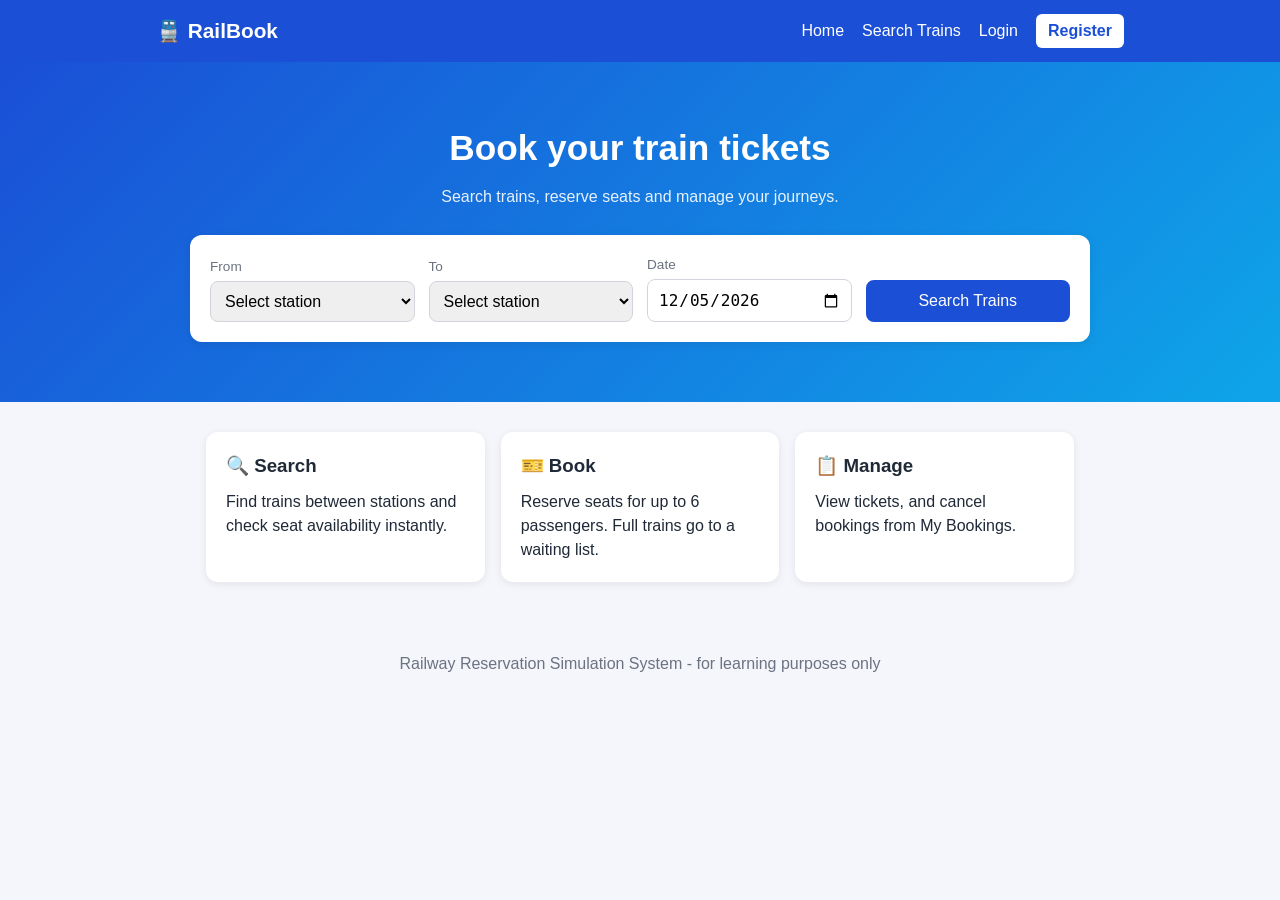
<file: railway reservation/railway-reservation/frontend/index.html>
<!DOCTYPE html>
<html lang="en">
<head>
  <meta charset="UTF-8">
  <meta name="viewport" content="width=device-width, initial-scale=1.0">
  <title>RailBook - Railway Reservation</title>
  <link rel="stylesheet" href="css/style.css">
</head>
<body>
  <nav id="navbar"></nav>

  <header class="hero">
    <h1>Book your train tickets</h1>
    <p>Search trains, reserve seats and manage your journeys.</p>
    <form class="card search-card" action="search.html" method="get">
      <div class="field">
        <label for="from">From</label>
        <select id="from" name="from" class="station-select" required></select>
      </div>
      <div class="field">
        <label for="to">To</label>
        <select id="to" name="to" class="station-select" required></select>
      </div>
      <div class="field">
        <label for="date">Date</label>
        <input type="date" id="date" name="date" required>
      </div>
      <button class="btn" type="submit">Search Trains</button>
    </form>
  </header>

  <section class="container features">
    <div class="card"><h3>🔍 Search</h3><p>Find trains between stations and check seat availability instantly.</p></div>
    <div class="card"><h3>🎫 Book</h3><p>Reserve seats for up to 6 passengers. Full trains go to a waiting list.</p></div>
    <div class="card"><h3>📋 Manage</h3><p>View tickets, and cancel bookings from My Bookings.</p></div>
  </section>

  <footer>Railway Reservation Simulation System - for learning purposes only</footer>

  <script src="js/common.js"></script>
</body>
</html>
</file>
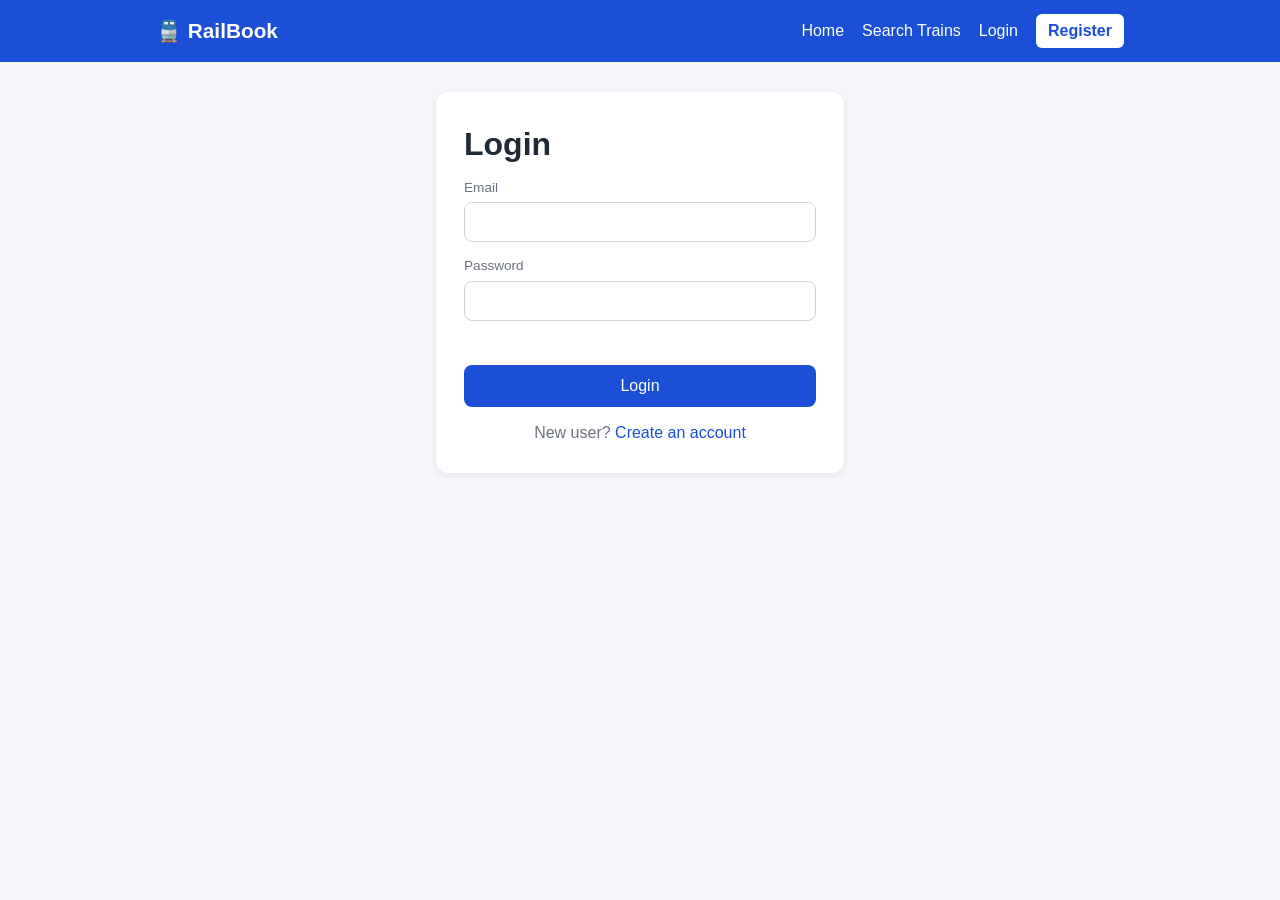
<file: railway reservation/railway-reservation/frontend/booking.html>
<!DOCTYPE html>
<html lang="en">
<head>
  <meta charset="UTF-8">
  <meta name="viewport" content="width=device-width, initial-scale=1.0">
  <title>Book Ticket - RailBook</title>
  <link rel="stylesheet" href="css/style.css">
</head>
<body>
  <nav id="navbar"></nav>

  <main class="container">
    <h1>Book Ticket</h1>
    <div id="trainSummary" class="card"></div>

    <form id="bookingForm" class="card">
      <h2>Passenger details</h2>
      <div id="passengers"></div>
      <button type="button" id="addPassenger" class="btn btn-outline">+ Add passenger</button>
      <hr>
      <p class="total">Total fare: <strong id="totalFare"></strong></p>
      <p id="error" class="error-text"></p>
      <button type="submit" class="btn">Confirm Booking</button>
    </form>
  </main>

  <script src="js/common.js"></script>
  <script src="js/booking.js"></script>
</body>
</html>
</file>
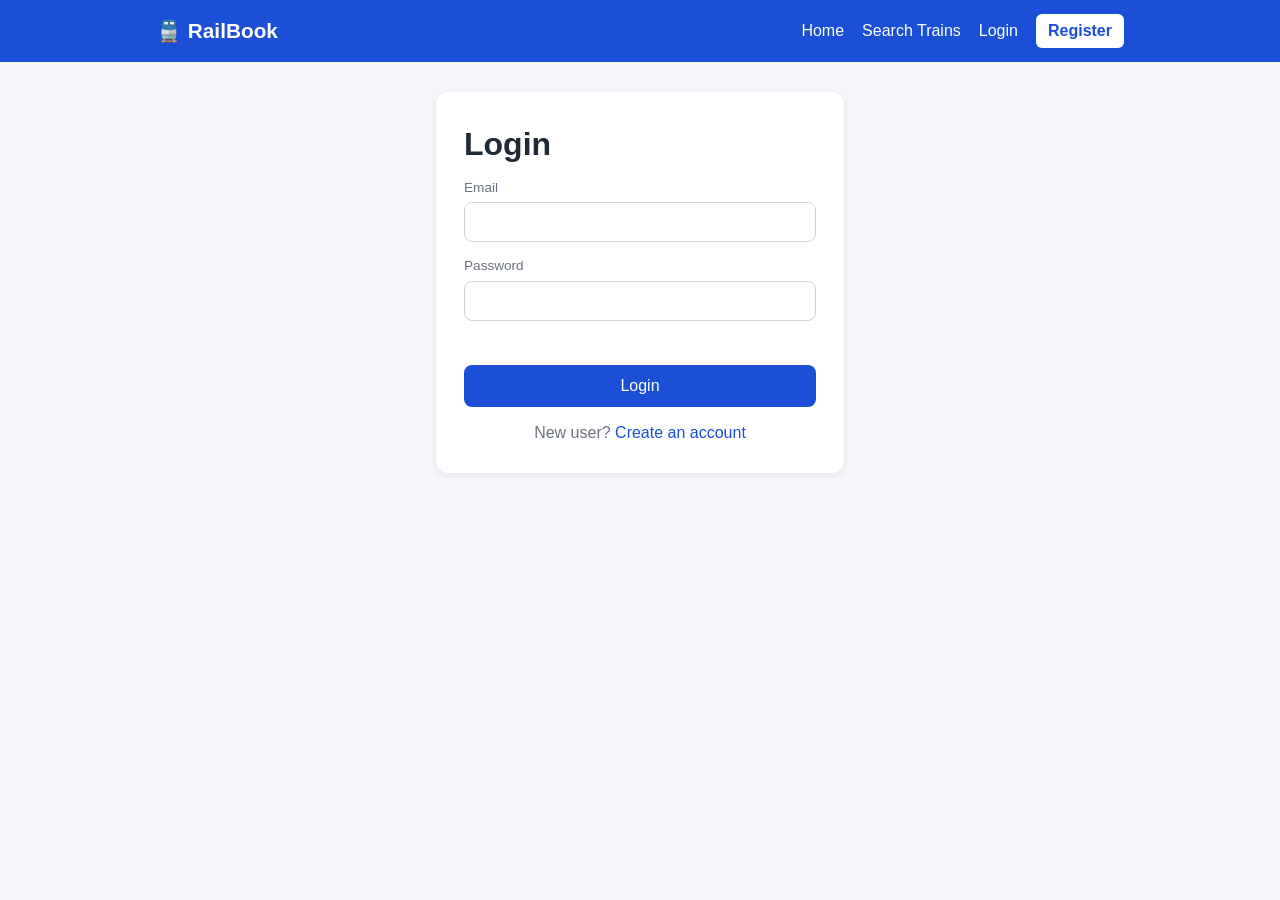
<file: railway reservation/railway-reservation/frontend/login.html>
<!DOCTYPE html>
<html lang="en">
<head>
  <meta charset="UTF-8">
  <meta name="viewport" content="width=device-width, initial-scale=1.0">
  <title>Login - RailBook</title>
  <link rel="stylesheet" href="css/style.css">
</head>
<body>
  <nav id="navbar"></nav>

  <main class="container narrow">
    <form id="loginForm" class="card form-card">
      <h1>Login</h1>
      <p id="success" class="notice ok" hidden>Registration successful! Please log in.</p>
      <div class="field">
        <label for="email">Email</label>
        <input type="email" id="email" required>
      </div>
      <div class="field">
        <label for="password">Password</label>
        <input type="password" id="password" required>
      </div>
      <p id="error" class="error-text"></p>
      <button class="btn full" type="submit">Login</button>
      <p class="center muted">New user? <a href="register.html">Create an account</a></p>
    </form>
  </main>

  <script src="js/common.js"></script>
  <script src="js/login.js"></script>
</body>
</html>
</file>
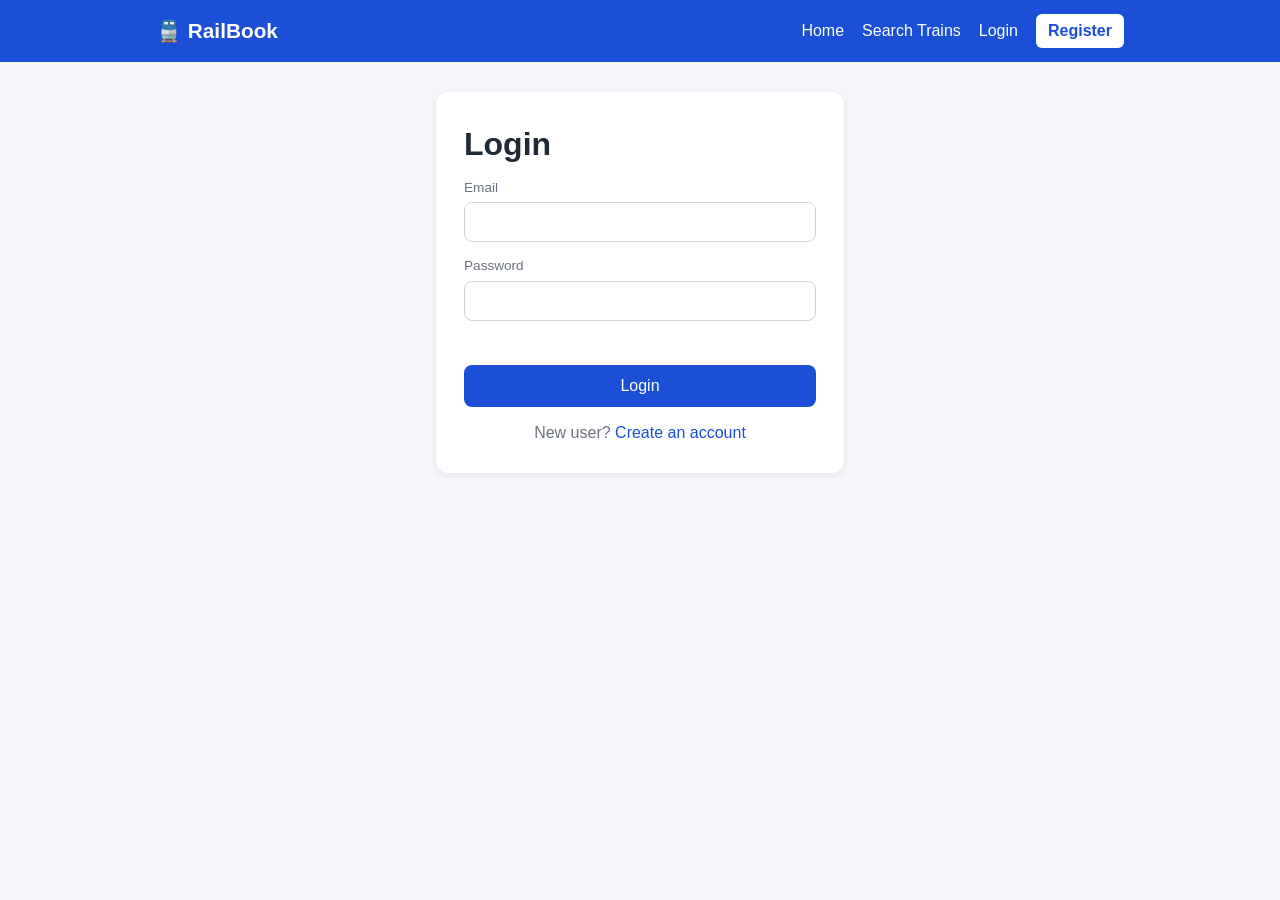
<file: railway reservation/railway-reservation/frontend/mybookings.html>
<!DOCTYPE html>
<html lang="en">
<head>
  <meta charset="UTF-8">
  <meta name="viewport" content="width=device-width, initial-scale=1.0">
  <title>My Bookings - RailBook</title>
  <link rel="stylesheet" href="css/style.css">
</head>
<body>
  <nav id="navbar"></nav>

  <main class="container">
    <h1>My Bookings</h1>
    <div id="bookingList"></div>
  </main>

  <script src="js/common.js"></script>
  <script src="js/bookings.js"></script>
</body>
</html>
</file>
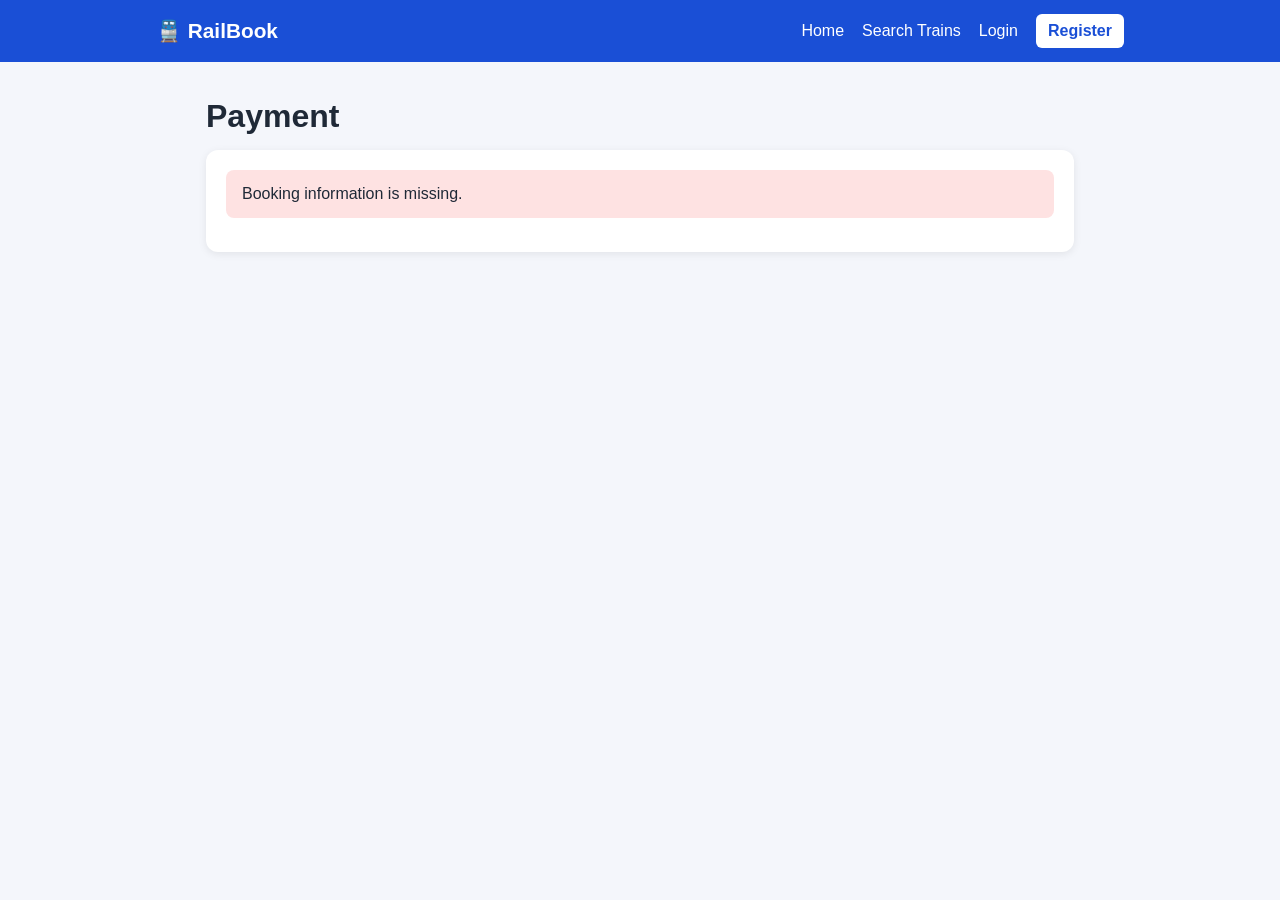
<file: railway reservation/railway-reservation/frontend/payment.html>
<!DOCTYPE html>
<html lang="en">

<head>
  <meta charset="UTF-8">

  <meta
    name="viewport"
    content="width=device-width, initial-scale=1.0">

  <title>Payment - RailBook</title>

  <link
    rel="stylesheet"
    href="css/style.css">
</head>

<body>

  <nav id="navbar"></nav>

  <main class="container">

    <h1>Payment</h1>

    <div
      id="paymentBox"
      class="card">

      <p class="notice">
        Loading payment details...
      </p>

    </div>

  </main>

  <script src="js/common.js"></script>

  <script>

    const API_BASE =
      "http://localhost:8080/railway-reservation";


    const params =
      new URLSearchParams(
        location.search
      );


    const bookingId =
      params.get("bookingId");


    const amount =
      params.get("amount");


    const box =
      document.getElementById(
        "paymentBox"
      );


    function showPaymentForm() {

      box.innerHTML = `

        <h2>
          Complete Payment
        </h2>

        <p>
          Booking ID:
          <strong>
            ${esc(bookingId)}
          </strong>
        </p>

        <p>
          Amount:
          <strong>
            ${money(amount)}
          </strong>
        </p>


        <div class="field">

          <label for="paymentMethod">
            Payment Method
          </label>


          <select
            id="paymentMethod">

            <option value="UPI">
              UPI
            </option>

            <option value="CARD">
              Credit / Debit Card
            </option>

            <option value="NET_BANKING">
              Net Banking
            </option>

          </select>

        </div>


        <button
          id="payButton"
          class="btn">

          Pay ₹${amount}

        </button>

      `;


      document
        .getElementById("payButton")
        .addEventListener(
          "click",
          makePayment
        );
    }


    async function makePayment() {

      const user =
        getCurrentUser();


      if (!user) {

        requireLogin();

        return;
      }


      const paymentMethod =
        document.getElementById(
          "paymentMethod"
        ).value;


      const button =
        document.getElementById(
          "payButton"
        );


      button.disabled = true;

      button.textContent =
        "Processing Payment...";


      try {

        const formData =
          new URLSearchParams();


        formData.append(
          "bookingId",
          bookingId
        );


        formData.append(
          "userId",
          user.id
        );


        formData.append(
          "paymentMethod",
          paymentMethod
        );


        const response =
          await fetch(
            API_BASE + "/payment",
            {
              method: "POST",

              headers: {
                "Content-Type":
                  "application/x-www-form-urlencoded"
              },

              body: formData
            }
          );


        const data =
          await response.json();


        if (
          !response.ok ||
          !data.success
        ) {

          alert(
            data.message ||
            "Payment failed."
          );


          button.disabled =
            false;


          button.textContent =
            "Pay ₹" + amount;


          return;
        }


        /*
         * Get the PNR generated during booking.
         */
        let pnr = "";


        const lastBooking =
          sessionStorage.getItem(
            "lastBooking"
          );


        if (lastBooking) {

          try {

            const booking =
              JSON.parse(
                lastBooking
              );


            pnr =
              booking.pnr || "";

          } catch (error) {

            console.error(
              "Unable to read booking details:",
              error
            );

          }

        }


        /*
         * Show successful payment.
         */
        box.innerHTML = `

          <div class="notice">

            <h2>
              Payment Successful
            </h2>


            <p>
              Payment ID:
              <strong>
                ${esc(data.paymentId)}
              </strong>
            </p>


            <p>
              Booking ID:
              <strong>
                ${esc(data.bookingId)}
              </strong>
            </p>


            <p>
              Amount:
              <strong>
                ${money(data.amount)}
              </strong>
            </p>


            <p>
              Method:
              <strong>
                ${esc(data.paymentMethod)}
              </strong>
            </p>


            <p>
              Status:
              <strong>
                ${esc(data.paymentStatus)}
              </strong>
            </p>


            <br>


            ${
              pnr
                ? `
                  <a
                    class="btn"
                    href="ticket.html?pnr=${encodeURIComponent(pnr)}">

                    View Ticket

                  </a>
                `
                : `
                  <p class="notice error">
                    Ticket PNR could not be found.
                    Please open My Bookings.
                  </p>
                `
            }


            <a
              class="btn btn-outline"
              href="mybookings.html">

              My Bookings

            </a>


          </div>

        `;


      } catch (error) {

        console.error(
          "Payment error:",
          error
        );


        alert(
          "Unable to connect to payment server."
        );


        button.disabled =
          false;


        button.textContent =
          "Pay ₹" + amount;
      }

    }


    function esc(value) {

      if (
        value === null ||
        value === undefined
      ) {

        return "";
      }


      return String(value)
        .replace(
          /&/g,
          "&amp;"
        )
        .replace(
          /</g,
          "&lt;"
        )
        .replace(
          />/g,
          "&gt;"
        )
        .replace(
          /"/g,
          "&quot;"
        )
        .replace(
          /'/g,
          "&#039;"
        );

    }


    /*
     * Check payment page parameters.
     */
    if (
      !bookingId ||
      !amount
    ) {

      box.innerHTML =
        '<p class="notice error">' +
        'Booking information is missing.' +
        '</p>';

    } else {

      showPaymentForm();

    }

  </script>

</body>

</html>
</file>
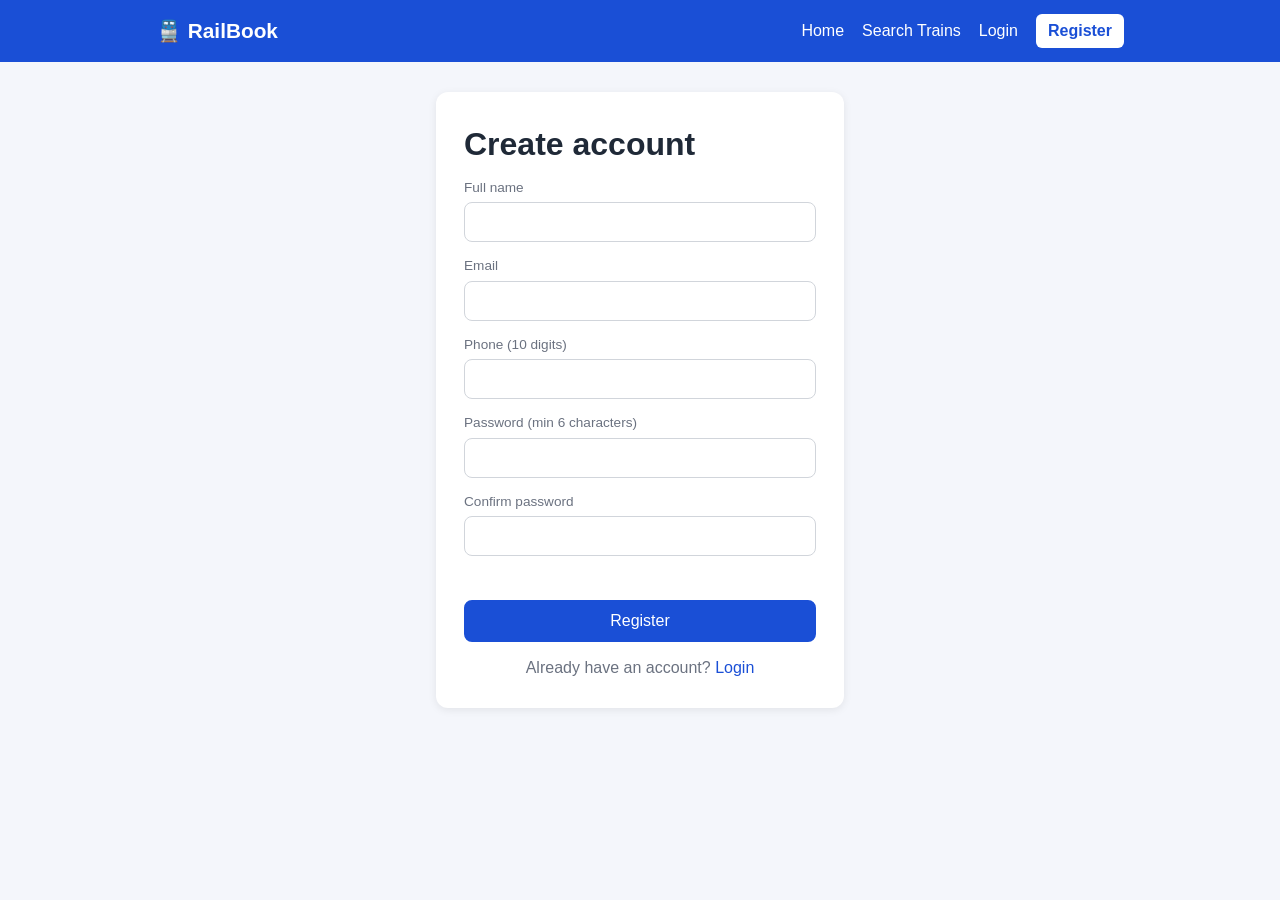
<file: railway reservation/railway-reservation/frontend/register.html>
<!DOCTYPE html>
<html lang="en">
<head>
  <meta charset="UTF-8">
  <meta name="viewport" content="width=device-width, initial-scale=1.0">
  <title>Register - RailBook</title>
  <link rel="stylesheet" href="css/style.css">
</head>
<body>
  <nav id="navbar"></nav>

  <main class="container narrow">
    <form id="registerForm" class="card form-card">
      <h1>Create account</h1>
      <div class="field">
        <label for="fullName">Full name</label>
        <input type="text" id="fullName" required>
      </div>
      <div class="field">
        <label for="email">Email</label>
        <input type="email" id="email" required>
      </div>
      <div class="field">
        <label for="phone">Phone (10 digits)</label>
        <input type="tel" id="phone" required>
      </div>
      <div class="field">
        <label for="password">Password (min 6 characters)</label>
        <input type="password" id="password" required>
      </div>
      <div class="field">
        <label for="confirm">Confirm password</label>
        <input type="password" id="confirm" required>
      </div>
      <p id="error" class="error-text"></p>
      <button class="btn full" type="submit">Register</button>
      <p class="center muted">Already have an account? <a href="login.html">Login</a></p>
    </form>
  </main>

  <script src="js/common.js"></script>
  <script src="js/register.js"></script>
</body>
</html>
</file>
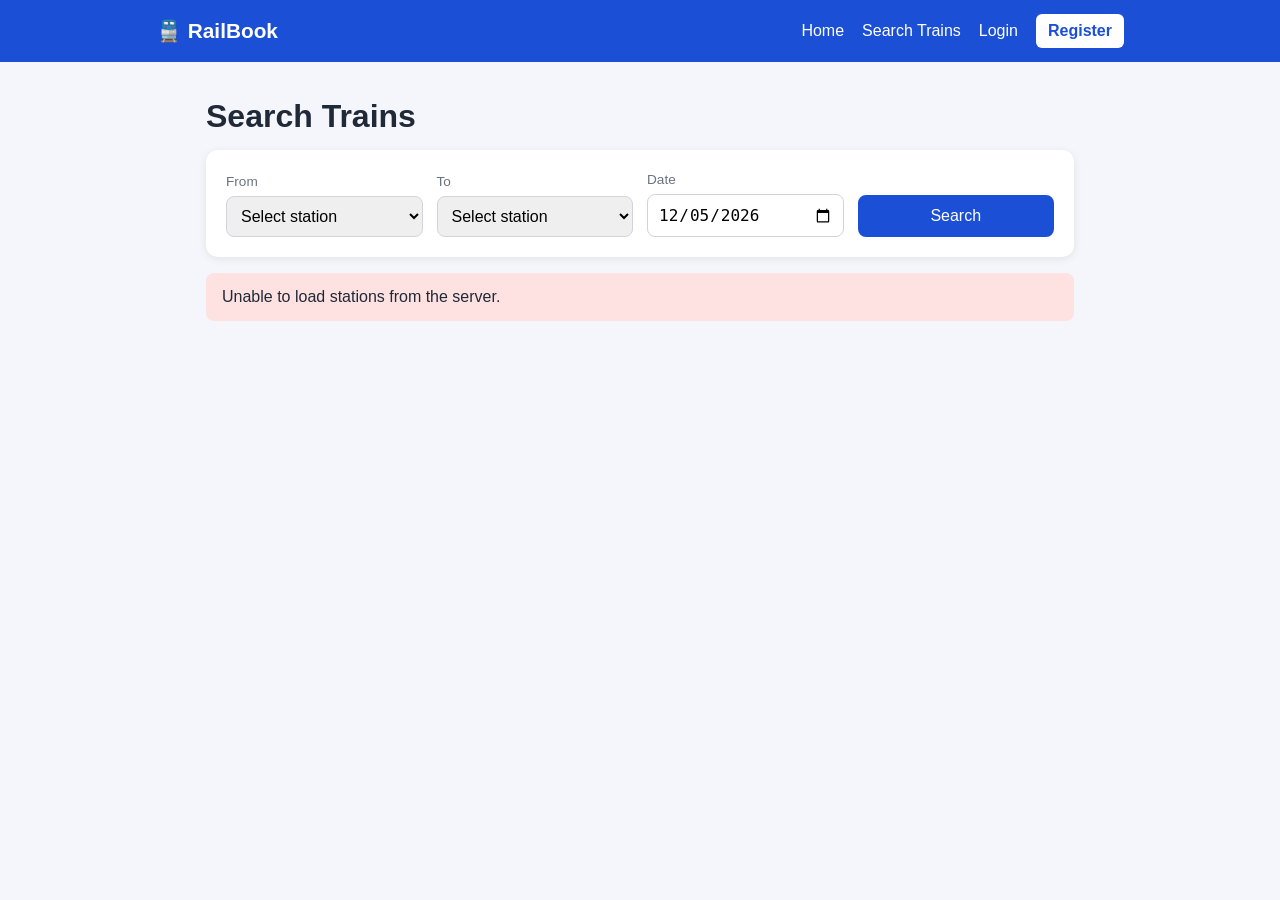
<file: railway reservation/railway-reservation/frontend/search.html>
<!DOCTYPE html>
<html lang="en">
<head>
  <meta charset="UTF-8">
  <meta name="viewport" content="width=device-width, initial-scale=1.0">
  <title>Search Trains - RailBook</title>
  <link rel="stylesheet" href="css/style.css">
</head>
<body>
  <nav id="navbar"></nav>

  <main class="container">
    <h1>Search Trains</h1>
    <form class="card search-card" action="search.html" method="get">
      <div class="field">
        <label for="from">From</label>
        <select id="from" name="from" class="station-select" required></select>
      </div>
      <div class="field">
        <label for="to">To</label>
        <select id="to" name="to" class="station-select" required></select>
      </div>
      <div class="field">
        <label for="date">Date</label>
        <input type="date" id="date" name="date" required>
      </div>
      <button class="btn" type="submit">Search</button>
    </form>

    <div id="results"></div>
  </main>

  <script src="js/common.js"></script>
  <script src="js/search.js"></script>
</body>
</html>
</file>
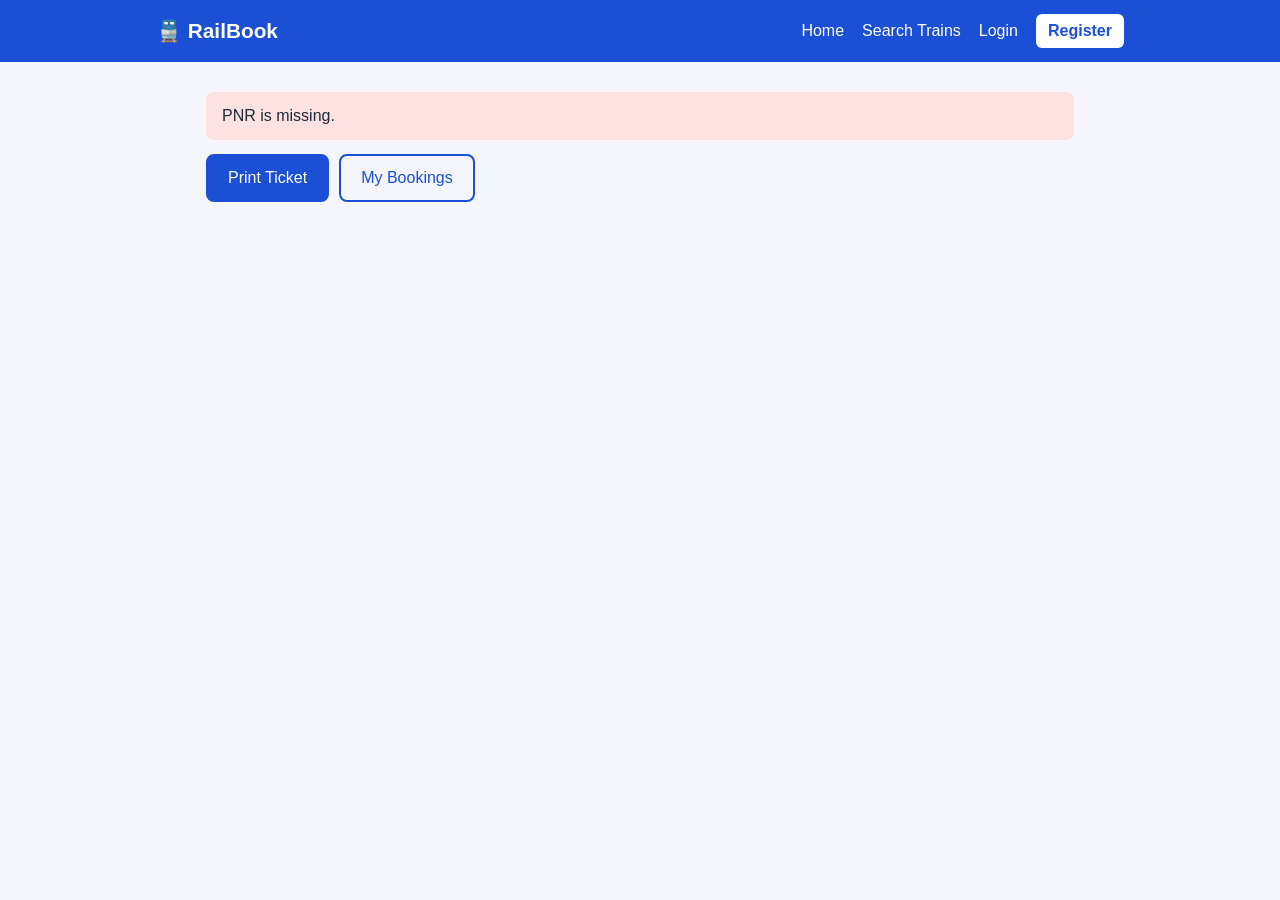
<file: railway reservation/railway-reservation/frontend/ticket.html>
<!DOCTYPE html>
<html lang="en">
<head>
  <meta charset="UTF-8">
  <meta name="viewport" content="width=device-width, initial-scale=1.0">

  <title>E-Ticket - RailBook</title>

  <link rel="stylesheet" href="css/style.css">
</head>

<body>

  <nav id="navbar"></nav>

  <main class="container">

    <div id="ticket">
      <p class="notice">Loading ticket...</p>
    </div>

    <div class="actions">

      <button
        class="btn"
        onclick="window.print()">
        Print Ticket
      </button>

      <a
        class="btn btn-outline"
        href="mybookings.html">
        My Bookings
      </a>

    </div>

  </main>


  <script src="js/common.js"></script>

  <script>

    const API_BASE =
      "http://localhost:8080/railway-reservation";


    async function loadTicket() {

      const box =
        document.getElementById("ticket");


      /*
       * Get PNR from URL
       *
       * Example:
       * ticket.html?pnr=RB1791135578528
       */
      const pnr =
        new URLSearchParams(
          location.search
        ).get("pnr");


      if (!pnr) {

        box.innerHTML =
          '<p class="notice error">' +
          'PNR is missing.' +
          '</p>';

        return;
      }


      /*
       * Check whether user is logged in
       */
      const user =
        getCurrentUser();


      if (!user) {

        requireLogin();

        return;
      }


      try {

        /*
         * Ask Java backend for ticket details
         */
        const response =
          await fetch(
            API_BASE +
            "/booking?pnr=" +
            encodeURIComponent(pnr)
          );


        const data =
          await response.json();


        console.log(
          "Ticket response:",
          data
        );


        /*
         * Backend error
         */
        if (!response.ok ||
            !data.success) {

          box.innerHTML =
            `<p class="notice error">
              ${data.message ||
                "Ticket not found."}
            </p>`;

          return;
        }


        /*
         * Security check:
         * make sure this ticket belongs
         * to the currently logged-in user.
         */
        if (
          Number(data.userId) !==
          Number(user.id)
        ) {

          box.innerHTML =
            '<p class="notice error">' +
            'You are not authorized to view this ticket.' +
            '</p>';

          return;
        }


        renderTicket(data);


      } catch (error) {

        console.error(
          "Ticket loading error:",
          error
        );


        box.innerHTML =
          '<p class="notice error">' +
          'Unable to connect to the booking server.' +
          '</p>';
      }
    }


    function renderTicket(ticket) {

      const box =
        document.getElementById("ticket");


      const statusClass =
        ticket.status === "CONFIRMED"
          ? "ok"
          : "danger";


      const passengerRows =
        ticket.passengers
          .map(
            (passenger, index) => `

              <tr>

                <td>
                  ${index + 1}
                </td>

                <td>
                  ${esc(passenger.name)}
                </td>

                <td>
                  ${passenger.age}
                </td>

                <td>
                  ${esc(passenger.gender)}
                </td>

                <td>
                  ${esc(passenger.status)}
                </td>

                <td>
                  <strong>
                    ${esc(passenger.seatNumber)}
                  </strong>
                </td>

              </tr>

            `
          )
          .join("");


      box.innerHTML = `

        <div class="card ticket">

          <div class="ticket-top">

            <h2>
              🚆 E-Ticket
            </h2>

            <span class="badge ${statusClass}">
              ${esc(ticket.status)}
            </span>

          </div>


          <p class="pnr">
            PNR:
            <strong>
              ${esc(ticket.pnr)}
            </strong>
          </p>


          <h3>
            ${esc(ticket.trainName)}

            <small>
              #${esc(ticket.trainNumber)}
            </small>
          </h3>


          <div class="route">

            <div>

              <strong>
                ${formatTime(ticket.departure)}
              </strong>

              <br>

              ${esc(ticket.from)}

            </div>


            <div class="dur">

              ${fmtDate(ticket.journeyDate)}

              &nbsp;|&nbsp;

              ${esc(ticket.className)}

              (${esc(ticket.classCode)})

            </div>


            <div>

              <strong>
                ${formatTime(ticket.arrival)}
              </strong>

              <br>

              ${esc(ticket.to)}

            </div>

          </div>


          <hr>


          <h3>
            Passenger Details
          </h3>


          <table>

            <thead>

              <tr>

                <th>#</th>

                <th>Name</th>

                <th>Age</th>

                <th>Gender</th>

                <th>Status</th>

                <th>Seat</th>

              </tr>

            </thead>


            <tbody>

              ${passengerRows}

            </tbody>

          </table>


          <p>

            Total fare:

            <strong>
              ${money(ticket.totalFare)}
            </strong>

          </p>


          <p>

            Booking date:

            <strong>
              ${formatBookingDate(
                ticket.bookingDate
              )}
            </strong>

          </p>


          <p>

            <small>
              This is a simulation and not
              a valid travel document.
            </small>

          </p>

        </div>

      `;
    }


    function formatTime(time) {

      if (!time) {
        return "";
      }


      return time.substring(
        0,
        5
      );
    }


    function formatBookingDate(value) {

      if (!value) {
        return "";
      }


      const date =
        new Date(
          value.replace(" ", "T")
        );


      if (Number.isNaN(
        date.getTime()
      )) {

        return value;
      }


      return date.toLocaleString(
        "en-IN"
      );
    }


    /*
     * Escape HTML so database values
     * are safely displayed.
     */
    function esc(value) {

      if (value === null ||
          value === undefined) {

        return "";
      }


      return String(value)
        .replace(
          /&/g,
          "&amp;"
        )
        .replace(
          /</g,
          "&lt;"
        )
        .replace(
          />/g,
          "&gt;"
        )
        .replace(
          /"/g,
          "&quot;"
        )
        .replace(
          /'/g,
          "&#039;"
        );
    }


    /*
     * Load ticket when page opens.
     */
    loadTicket();

  </script>

</body>
</html>
</file>
<file: railway reservation/railway-reservation/frontend/css/style.css>
:root {
  --primary: #1a4fd6; --primary-dark: #123a9e; --bg: #f4f6fb; --text: #1f2937;
  --muted: #6b7280; --border: #d1d5db; --danger: #dc2626;
}
* { box-sizing: border-box; margin: 0; padding: 0; }
body { font-family: "Segoe UI", Arial, sans-serif; background: var(--bg); color: var(--text); line-height: 1.5; }
a { color: var(--primary); text-decoration: none; }
h1, h2, h3 { margin-bottom: 10px; }
small, .muted { color: var(--muted); }
hr { margin: 16px 0; border: none; border-top: 1px solid var(--border); }
.container { max-width: 900px; margin: 30px auto; padding: 0 16px; }
.narrow { max-width: 440px; }
.center { text-align: center; margin-top: 14px; }

/* Navbar */
#navbar { background: var(--primary); }
.nav-inner { max-width: 1000px; margin: auto; padding: 14px 16px; display: flex; justify-content: space-between; align-items: center; flex-wrap: wrap; gap: 10px; }
.brand { color: #fff; font-size: 1.3rem; font-weight: 700; }
.nav-links { display: flex; align-items: center; gap: 18px; flex-wrap: wrap; }
.nav-links a, .nav-user { color: #fff; }
.nav-links a:hover { text-decoration: underline; }
.nav-links .btn-small { background: #fff; color: var(--primary); padding: 5px 12px; border-radius: 6px; font-weight: 600; }

/* Hero (home page) */
.hero { background: linear-gradient(135deg, #1a4fd6, #0ea5e9); color: #fff; text-align: center; padding: 60px 16px; }
.hero h1 { font-size: 2.2rem; }
.hero p { margin-bottom: 26px; opacity: .9; }
.hero .search-card { max-width: 900px; margin: auto; text-align: left; }

/* Cards & forms */
.card { background: #fff; border-radius: 12px; padding: 20px; margin-bottom: 16px; box-shadow: 0 2px 8px rgba(0,0,0,.08); color: var(--text); }
.form-card { padding: 28px; }
.search-card { display: grid; grid-template-columns: repeat(auto-fit, minmax(170px, 1fr)); gap: 14px; align-items: end; }
.field { margin-bottom: 14px; }
.search-card .field { margin-bottom: 0; }
label { display: block; font-size: .85rem; color: var(--muted); margin-bottom: 4px; }
input, select { width: 100%; padding: 10px; border: 1px solid var(--border); border-radius: 8px; font-size: 1rem; }
input:focus, select:focus { outline: 2px solid var(--primary); border-color: transparent; }
.error-text { color: var(--danger); min-height: 22px; margin-bottom: 8px; }

/* Buttons */
.btn { display: inline-block; background: var(--primary); color: #fff; border: 2px solid var(--primary); padding: 10px 20px; border-radius: 8px; font-size: 1rem; cursor: pointer; text-align: center; }
.btn:hover { background: var(--primary-dark); }
.btn-outline { background: transparent; color: var(--primary); }
.btn-outline:hover { background: #e8eefc; }
.btn-danger { background: var(--danger); border-color: var(--danger); }
.btn-danger:hover { background: #b91c1c; }
.btn.full { width: 100%; }
.link-btn { background: none; border: none; color: var(--danger); cursor: pointer; }
.actions { display: flex; gap: 10px; margin-top: 12px; flex-wrap: wrap; }

/* Badges & notices */
.badge { display: inline-block; padding: 2px 10px; border-radius: 999px; font-size: .8rem; font-weight: 600; }
.badge.ok { background: #dcfce7; color: #166534; }
.badge.warn { background: #fef3c7; color: #92400e; }
.badge.danger { background: #fee2e2; color: #991b1b; }
.notice { background: #e0e7ff; padding: 12px 16px; border-radius: 8px; margin-bottom: 14px; }
.notice.error { background: #fee2e2; }
.notice.ok { background: #dcfce7; }

/* Search results */
.route { display: flex; justify-content: space-between; align-items: center; margin: 12px 0; }
.route > div:last-child { text-align: right; }
.dur { color: var(--muted); }
.classes { display: grid; grid-template-columns: repeat(auto-fit, minmax(150px, 1fr)); gap: 12px; }
.class-box { display: flex; flex-direction: column; gap: 4px; border: 1px solid var(--border); border-radius: 10px; padding: 12px; color: var(--text); }
.class-box:hover { border-color: var(--primary); background: #f0f5ff; }
.fare { font-size: 1.2rem; font-weight: 700; color: var(--primary); }

/* Booking page */
.passenger-row { border: 1px dashed var(--border); border-radius: 10px; padding: 14px; margin-bottom: 14px; }
.grid { display: grid; grid-template-columns: 2fr 1fr 1fr; gap: 12px; }
.total { font-size: 1.2rem; margin-bottom: 8px; }

/* My bookings & ticket */
.booking-head { display: flex; justify-content: space-between; margin-bottom: 8px; }
.pax { margin: 8px 0 8px 20px; }
.ticket { border-left: 6px solid var(--primary); }
.ticket-top { display: flex; justify-content: space-between; align-items: center; }
.pnr { font-size: 1.2rem; margin-bottom: 6px; }
table { width: 100%; border-collapse: collapse; margin: 12px 0; }
th, td { text-align: left; padding: 8px; border-bottom: 1px solid #e5e7eb; }
th { background: #f3f4f6; }

/* Home page extras */
.features { display: grid; grid-template-columns: repeat(auto-fit, minmax(220px, 1fr)); gap: 16px; }
footer { text-align: center; color: var(--muted); padding: 24px; }

@media (max-width: 600px) { .grid { grid-template-columns: 1fr; } }
@media print { #navbar, .actions, footer { display: none; } body { background: #fff; } }
</file>
